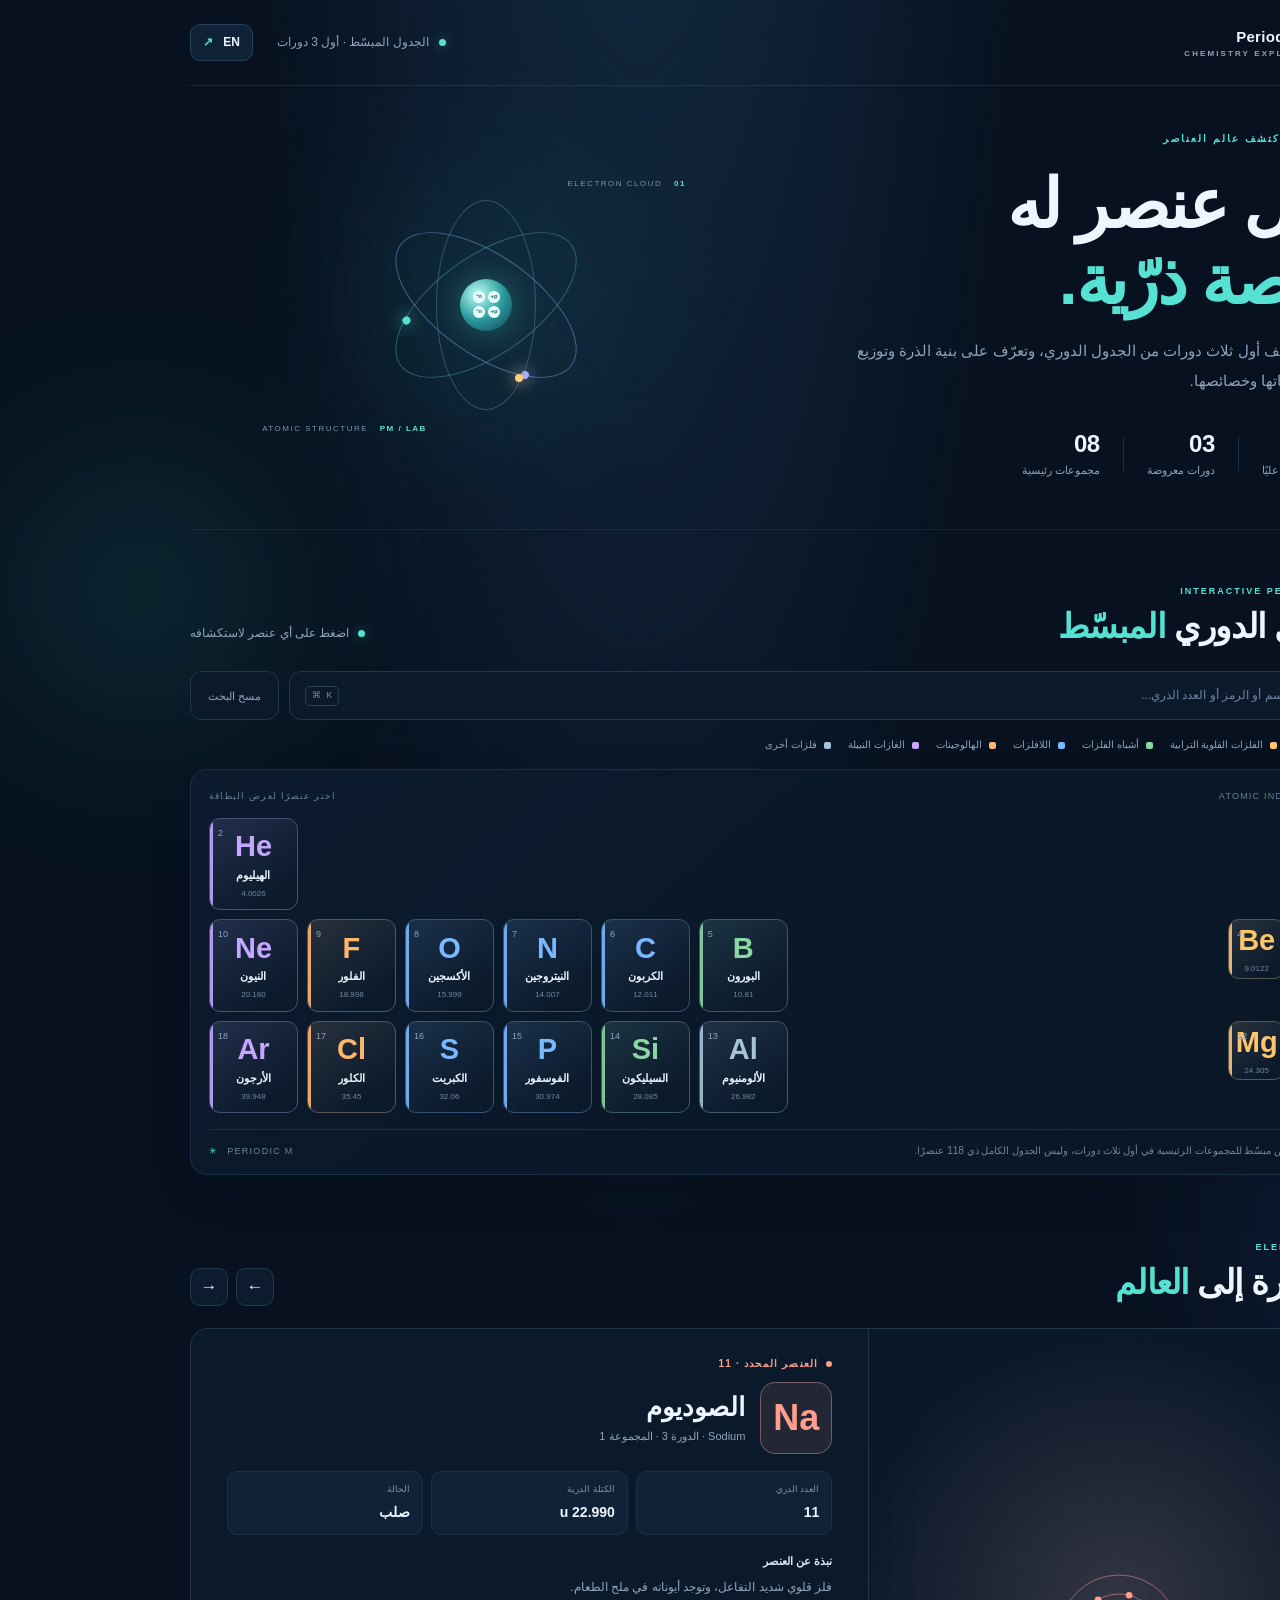
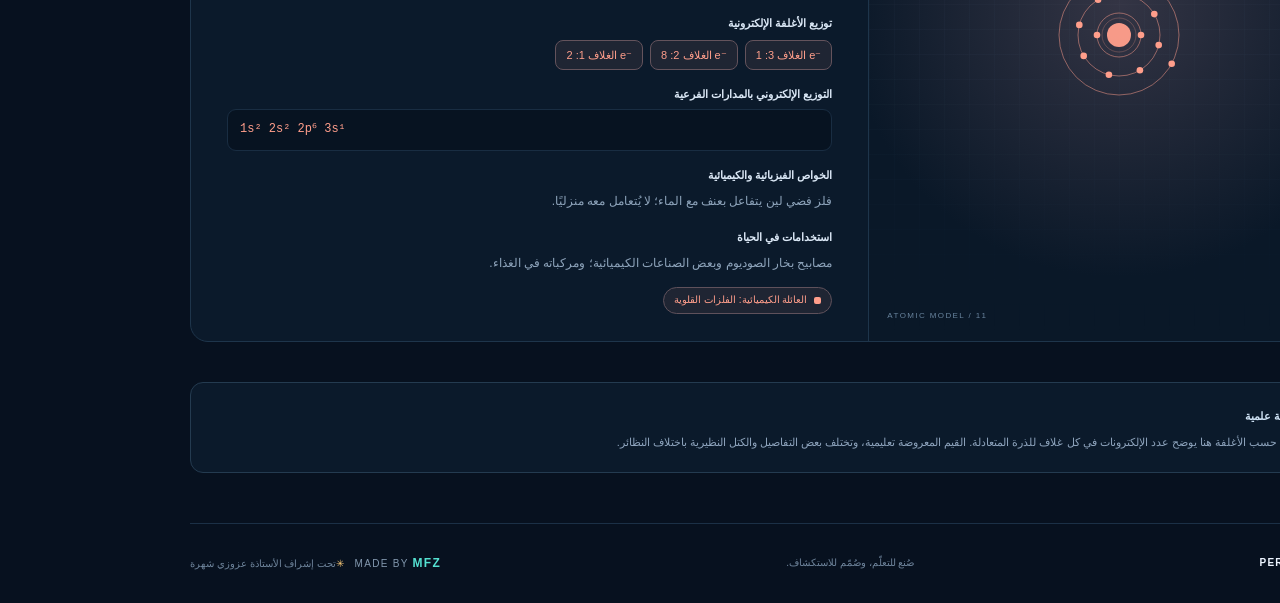
<file: index.html>
<!doctype html>
<html lang="ar" dir="rtl">
<head>
  <meta charset="utf-8">
  <meta name="viewport" content="width=device-width, initial-scale=1">
  <meta name="theme-color" content="#07111f">
  <meta name="description" content="Periodic M — جدول دوري مبسّط وتفاعلي، مع التوزيع الإلكتروني وخواص العناصر.">
  <title>Periodic M | الجدول الدوري التفاعلي</title>
  <link rel="icon" href="assets/favicon.svg" type="image/svg+xml">
  <link rel="stylesheet" href="styles.css">
</head>
<body>
  <div class="ambient ambient-a"></div><div class="ambient ambient-b"></div>
  <header class="topbar">
    <a class="brand" href="#" aria-label="Periodic M home">
      <span class="brand-mark">P<span>M</span></span>
      <span class="brand-name">Periodic <b>M</b><small>CHEMISTRY EXPLORER</small></span>
    </a>
    <div class="top-actions">
      <span class="live-dot"></span><span class="edition" data-i18n="edition">الجدول المبسّط · أول 3 دورات</span>
      <button id="langToggle" class="lang-toggle" type="button" aria-label="Switch language">EN <span>↗</span></button>
    </div>
  </header>

  <main>
    <section class="hero">
      <div class="hero-copy">
        <div class="eyebrow"><span class="eyebrow-line"></span><span data-i18n="eyebrow">اكتشف عالم العناصر</span></div>
        <h1 data-i18n-html="heroTitle">كل عنصر له<br><em>قصة ذرّية.</em></h1>
        <p class="hero-description" data-i18n="heroDesc">استكشف أول ثلاث دورات من الجدول الدوري، وتعرّف على بنية الذرة وتوزيع إلكتروناتها وخصائصها.</p>
        <div class="hero-stats">
          <div><strong>18</strong><span data-i18n="statElements">عنصرًا تفاعليًا</span></div>
          <i></i>
          <div><strong>03</strong><span data-i18n="statPeriods">دورات معروضة</span></div>
          <i></i>
          <div><strong>08</strong><span data-i18n="statGroups">مجموعات رئيسية</span></div>
        </div>
      </div>
      <div class="atom-art" aria-hidden="true">
        <div class="atom-glow"></div><div class="orbit orbit-one"><span class="electron e-one"></span></div>
        <div class="orbit orbit-two"><span class="electron e-two"></span></div><div class="orbit orbit-three"><span class="electron e-three"></span></div>
        <div class="nucleus"><span>p+</span><span>n°</span><span>p+</span><span>n°</span></div>
        <span class="atom-label label-top">ELECTRON CLOUD <b>01</b></span>
        <span class="atom-label label-bottom">ATOMIC STRUCTURE <b>PM / LAB</b></span>
      </div>
    </section>

    <section class="workspace">
      <div class="section-heading">
        <div><div class="section-kicker" data-i18n="exploreKicker">INTERACTIVE PERIODIC TABLE</div><h2 data-i18n-html="tableTitle">الجدول الدوري <span>المبسّط</span></h2></div>
        <div class="table-note"><span class="note-dot"></span><span data-i18n="tableNote">اضغط على أي عنصر لاستكشافه</span></div>
      </div>
      <div class="table-controls">
        <label class="searchbox"><span class="search-icon">⌕</span><input id="searchInput" type="search" placeholder="ابحث بالاسم أو الرمز أو العدد الذري..." autocomplete="off" data-i18n-placeholder="searchPlaceholder"><kbd>⌘ K</kbd></label>
        <button id="clearSearch" class="clear-search" type="button" data-i18n="clearSearch">مسح البحث</button>
      </div>
      <div class="legend" id="legend"></div>
      <div class="periodic-shell">
        <div class="table-topline"><span data-i18n="atomicIndex">01 — 18 / ATOMIC INDEX</span><span data-i18n="selectHint">اختر عنصرًا لعرض البطاقة</span></div>
        <div id="periodicTable" class="periodic-table" aria-label="Periodic table"></div>
        <div class="table-foot"><span><b>NOTE</b> <span data-i18n="tableFoot">هذا عرض مبسّط للمجموعات الرئيسية في أول ثلاث دورات، وليس الجدول الكامل ذي 118 عنصرًا.</span></span><span class="foot-grid">PERIODIC M <i>✳</i></span></div>
      </div>
    </section>

    <section class="detail-section" id="detailSection">
      <div class="section-heading detail-heading">
        <div><div class="section-kicker" data-i18n="profileKicker">ELEMENT PROFILE</div><h2 data-i18n-html="profileTitle">من الذرة إلى <span>العالم</span></h2></div>
        <div class="detail-arrows"><button id="prevElement" aria-label="Previous element">←</button><button id="nextElement" aria-label="Next element">→</button></div>
      </div>
      <article id="elementDetail" class="detail-card" aria-live="polite"></article>
    </section>

    <section class="bottom-note">
      <div class="note-symbol">i</div><div><strong data-i18n="scienceNoteTitle">ملاحظة علمية</strong><p data-i18n="scienceNote">التوزيع حسب الأغلفة هنا يوضح عدد الإلكترونات في كل غلاف للذرة المتعادلة. القيم المعروضة تعليمية، وتختلف بعض التفاصيل والكتل النظيرية باختلاف النظائر.</p></div>
    </section>
  </main>
  <footer class="footer"><a class="footer-brand" href="#"><span class="brand-mark small">P<span>M</span></span><span>PERIODIC M</span></a><span data-i18n="footerLine">صُنع للتعلّم، وصُمّم للاستكشاف.</span><div class="footer-credits"><span class="made-by">MADE BY <b>MFZ</b> <i>✳</i></span><span class="teacher-credit" data-i18n="teacherCredit">تحت إشراف الأستاذة عزوزي شهرة</span></div></footer>
  <script src="app.js"></script>
</body>
</html>
</file>
<file: styles.css>
:root{--bg:#07111f;--bg2:#0a1727;--panel:#0c1b2d;--panel2:#102238;--line:#1b3047;--text:#edf5ff;--muted:#8ea4bd;--soft:#b8c8da;--cyan:#55e2d2;--gold:#ffce79;--radius:20px;--font:Inter,"Segoe UI",Tahoma,Arial,sans-serif}
*{box-sizing:border-box}html{scroll-behavior:smooth;scroll-padding-top:24px}body{margin:0;background:radial-gradient(ellipse at 50% -20%,#142c45 0,transparent 45%),var(--bg);color:var(--text);font-family:var(--font);line-height:1.65;overflow-x:hidden}button,input{font:inherit}button{cursor:pointer}.ambient{position:absolute;pointer-events:none;filter:blur(100px);opacity:.13;border-radius:50%;z-index:-1}.ambient-a{width:280px;height:280px;background:#39d9cb;top:450px;left:-140px}.ambient-b{width:340px;height:340px;background:#5c7eff;top:1050px;right:-170px}
.topbar,main,.footer{width:min(1180px,calc(100% - 48px));margin-inline:auto}.topbar{height:86px;display:flex;align-items:center;justify-content:space-between;border-bottom:1px solid rgba(142,164,189,.14)}.brand,.footer-brand{display:flex;align-items:center;gap:12px;text-decoration:none;color:var(--text)}.brand-mark{width:43px;height:43px;border:1px solid #31546a;border-radius:13px;display:grid;place-items:center;position:relative;font-weight:900;font-size:18px;color:var(--cyan);letter-spacing:-2px;background:linear-gradient(145deg,#153247,#0b1b2a)}.brand-mark span{color:#fff}.brand-name{font-weight:700;letter-spacing:.3px;font-size:15px}.brand-name b{color:var(--cyan)}.brand-name small{display:block;font-size:8px;letter-spacing:2.1px;color:var(--muted);font-weight:600;margin-top:-2px;direction:ltr}.top-actions{display:flex;align-items:center;gap:10px;color:var(--muted);font-size:12px}.live-dot,.note-dot{width:7px;height:7px;border-radius:50%;background:var(--cyan);box-shadow:0 0 13px #55e2d277}.lang-toggle{background:#102238;border:1px solid #254158;border-radius:10px;color:var(--text);padding:8px 12px;font-size:12px;font-weight:800;margin-inline-start:14px}.lang-toggle span{color:var(--cyan);margin-inline-start:7px}
.hero{min-height:420px;display:grid;grid-template-columns:1.05fr .95fr;align-items:center;gap:36px;padding:45px 4% 50px;border-bottom:1px solid rgba(142,164,189,.12)}.eyebrow,.section-kicker{color:var(--cyan);font-size:10px;letter-spacing:2px;font-weight:800;display:flex;align-items:center;gap:10px}.eyebrow-line{width:28px;height:1px;background:var(--cyan)}h1{font-size:clamp(42px,5.5vw,68px);line-height:1.12;letter-spacing:-2.2px;margin:18px 0 18px;font-weight:800}h1 em{font-style:normal;color:var(--cyan)}.hero-description{color:var(--muted);font-size:15px;max-width:480px;line-height:2;margin:0}.hero-stats{display:flex;align-items:center;gap:23px;margin-top:34px}.hero-stats div{display:flex;flex-direction:column;gap:2px}.hero-stats strong{font-size:24px;line-height:1.2;letter-spacing:-.5px}.hero-stats span{font-size:11px;color:var(--muted)}.hero-stats i{height:34px;width:1px;background:var(--line)}
.atom-art{height:310px;position:relative;display:grid;place-items:center;isolation:isolate}.atom-glow{position:absolute;width:230px;height:230px;border-radius:50%;background:#2fe4d4;filter:blur(85px);opacity:.11}.orbit{position:absolute;border:1px solid #3b8490a6;border-radius:50%;width:210px;height:100px;transform:rotate(-35deg)}.orbit-two{width:210px;height:100px;transform:rotate(35deg);border-color:#6d8dce9c}.orbit-three{width:210px;height:100px;transform:rotate(90deg);border-color:#4b7c9d8c}.electron{position:absolute;width:8px;height:8px;border-radius:50%;background:var(--cyan);box-shadow:0 0 16px #55e2d2}.e-one{top:12px;left:26px}.e-two{right:28px;bottom:10px;background:#a7aaff;box-shadow:0 0 16px #a7aaff}.e-three{top:12px;right:27px;background:var(--gold);box-shadow:0 0 16px var(--gold)}.nucleus{width:52px;height:52px;border-radius:50%;background:radial-gradient(circle at 35% 30%,#c1fff6,#2c9c9e 50%,#143a55);box-shadow:0 0 35px #55e2d255;display:flex;align-content:center;justify-content:center;align-items:center;flex-wrap:wrap;gap:3px;padding:8px;z-index:2}.nucleus span{width:12px;height:12px;border-radius:50%;display:grid;place-items:center;background:#e7fcff;color:#245b6a;font-size:6px;font-weight:900}.atom-label{position:absolute;font-size:8px;letter-spacing:1.5px;color:#7896ae;direction:ltr}.atom-label b{color:var(--cyan);margin-inline-start:8px}.label-top{top:27px;right:10%}.label-bottom{bottom:25px;left:5%}
.workspace,.detail-section{padding:54px 0 0}.section-heading{display:flex;justify-content:space-between;align-items:end;gap:20px;margin-bottom:22px}.section-kicker{font-size:9px;margin-bottom:5px}h2{font-size:clamp(25px,3vw,34px);letter-spacing:-.7px;margin:0;line-height:1.35}h2 span{color:var(--cyan)}.table-note{font-size:12px;color:var(--muted);display:flex;align-items:center;gap:9px;padding-bottom:6px}.table-controls{display:flex;gap:10px;margin-bottom:17px}.searchbox{height:49px;display:flex;align-items:center;gap:11px;padding:0 15px;border:1px solid #20374f;background:#0b1a2b;border-radius:12px;flex:1;min-width:0}.search-icon{font-size:25px;line-height:1;color:var(--cyan);transform:rotate(-20deg)}.searchbox input{background:transparent;border:0;outline:0;color:var(--text);width:100%;min-width:0;font-size:12px}.searchbox input::placeholder{color:#6e849e}.searchbox kbd{white-space:nowrap;border:1px solid #294057;color:#738aa2;border-radius:5px;padding:2px 6px;font-size:9px;direction:ltr}.clear-search{border:1px solid #20374f;background:#0b1a2b;border-radius:12px;color:var(--muted);padding:0 17px;font-size:11px}.clear-search:hover,.lang-toggle:hover{border-color:var(--cyan);color:var(--cyan)}
.legend{display:flex;flex-wrap:wrap;gap:8px 17px;margin-bottom:15px}.legend-item{display:flex;align-items:center;gap:7px;color:var(--muted);font-size:10px}.legend-swatch{width:7px;height:7px;border-radius:2px}.periodic-shell{background:linear-gradient(140deg,#0b1b2d,#091625);border:1px solid #1b3046;border-radius:17px;padding:19px 18px 14px;box-shadow:0 18px 50px #00000012}.table-topline{display:flex;justify-content:space-between;gap:12px;color:#68839d;font-size:9px;letter-spacing:1.2px;margin-bottom:14px}.periodic-table{display:grid;grid-template-columns:repeat(8,minmax(0,1fr));gap:9px}.element-tile{--el-color:#55e2d2;min-width:0;aspect-ratio:1/1.04;position:relative;display:flex;flex-direction:column;align-items:center;justify-content:center;gap:2px;border:1px solid color-mix(in srgb,var(--el-color) 27%,#1b3046);background:linear-gradient(145deg,color-mix(in srgb,var(--el-color) 10%,#102238),#0b1a2b 80%);border-radius:11px;color:var(--text);transition:transform .18s,border-color .18s,background .18s;overflow:hidden;padding:6px 2px}.element-tile:before{content:"";position:absolute;inset:0 auto 0 0;width:3px;background:var(--el-color);opacity:.9}.element-tile:hover,.element-tile.active{transform:translateY(-3px);border-color:var(--el-color);box-shadow:0 7px 22px color-mix(in srgb,var(--el-color) 10%,transparent)}.element-tile.active{background:linear-gradient(145deg,color-mix(in srgb,var(--el-color) 22%,#102238),#0b1a2b 85%)}.tile-number{position:absolute;top:7px;left:8px;color:#8ea4bd;font-size:9px;direction:ltr}.tile-symbol{font-size:clamp(19px,2.5vw,29px);line-height:1.25;font-weight:800;color:var(--el-color);direction:ltr}.tile-name{font-size:clamp(8px,.85vw,11px);font-weight:600;max-width:100%;overflow:hidden;text-overflow:ellipsis;white-space:nowrap}.tile-mass{font-size:8px;color:#6f879e;direction:ltr}.empty-state{grid-column:1/-1;text-align:center;padding:50px 10px;color:var(--muted)}.table-foot{display:flex;align-items:center;justify-content:space-between;gap:15px;margin-top:16px;padding-top:13px;border-top:1px solid #1b3046;color:#70869e;font-size:10px}.table-foot>span:first-child{display:flex;gap:8px;align-items:flex-start}.table-foot b{color:var(--gold);font-size:9px;letter-spacing:1px}.foot-grid{white-space:nowrap;letter-spacing:1.3px;font-size:9px}.foot-grid i{color:var(--cyan);font-style:normal;margin-inline-start:5px}
.detail-section{padding-top:65px}.detail-arrows{display:flex;gap:8px}.detail-arrows button{width:38px;height:38px;border-radius:10px;border:1px solid #223b52;background:#0c1b2d;color:var(--text);font-size:17px}.detail-arrows button:hover{border-color:var(--cyan);color:var(--cyan)}.detail-card{display:grid;grid-template-columns:.85fr 1.15fr;border:1px solid #1e354b;border-radius:18px;overflow:hidden;background:#0b1a2b;min-height:340px}.detail-visual{position:relative;min-height:300px;background:radial-gradient(circle at 50% 45%,color-mix(in srgb,var(--el-color) 15%,#102238),#0a1828 65%);display:flex;align-items:center;justify-content:center;border-inline-end:1px solid #1e354b;overflow:hidden}.detail-visual:after{content:"";position:absolute;inset:0;background-image:linear-gradient(#6e94b20a 1px,transparent 1px),linear-gradient(90deg,#6e94b20a 1px,transparent 1px);background-size:25px 25px;mask-image:linear-gradient(transparent,#000,transparent)}.detail-atom{width:210px;height:210px;position:relative;z-index:1;display:grid;place-items:center}.detail-orbit{position:absolute;width:190px;height:75px;border:1px solid color-mix(in srgb,var(--el-color) 70%,transparent);border-radius:50%;transform:rotate(0deg)}.detail-orbit:nth-child(2){transform:rotate(60deg)}.detail-orbit:nth-child(3){transform:rotate(120deg)}.detail-core{width:29px;height:29px;background:var(--el-color);border-radius:50%;box-shadow:0 0 30px color-mix(in srgb,var(--el-color) 65%,transparent);z-index:2}.detail-electron{position:absolute;width:7px;height:7px;background:var(--el-color);border-radius:50%;box-shadow:0 0 12px var(--el-color)}.detail-orbit:nth-child(2) .detail-electron{top:9px;left:27px}.detail-orbit:nth-child(3) .detail-electron{right:28px;bottom:8px}.visual-caption{position:absolute;bottom:18px;left:18px;right:18px;display:flex;justify-content:space-between;color:#68839d;font-size:8px;letter-spacing:1.4px;z-index:2;direction:ltr}.detail-content{padding:27px clamp(18px,3vw,36px);min-width:0}.detail-overline{display:flex;align-items:center;gap:8px;color:var(--el-color);font-size:10px;letter-spacing:1.2px;font-weight:800}.detail-overline .dot{width:6px;height:6px;border-radius:50%;background:var(--el-color)}.detail-title-row{display:flex;align-items:center;gap:15px;margin:10px 0 14px}.big-symbol{width:72px;height:72px;flex-shrink:0;display:grid;place-items:center;border-radius:15px;border:1px solid color-mix(in srgb,var(--el-color) 40%,#1b3046);background:color-mix(in srgb,var(--el-color) 10%,#0b1a2b);font-size:36px;font-weight:800;color:var(--el-color);direction:ltr}.detail-title{font-size:26px;line-height:1.3;margin:0}.detail-subtitle{color:var(--muted);font-size:11px;margin-top:3px}.metric-grid{display:grid;grid-template-columns:repeat(3,minmax(0,1fr));gap:8px;margin:17px 0}.metric{background:#102238;border:1px solid #1b3046;border-radius:10px;padding:10px 12px;min-width:0}.metric span{display:block;color:#7e94ad;font-size:9px;margin-bottom:4px}.metric strong{font-size:14px;display:block;overflow-wrap:anywhere}.detail-block{margin-top:15px}.detail-block h3{font-size:11px;margin:0 0 6px;color:#dbe8f6}.detail-block p{font-size:12px;line-height:1.9;color:#8fa5bc;margin:0}.shells{display:flex;gap:7px;flex-wrap:wrap;direction:ltr;justify-content:flex-end;margin-top:8px}.shell-pill{border:1px solid color-mix(in srgb,var(--el-color) 32%,#1b3046);background:color-mix(in srgb,var(--el-color) 8%,#0b1a2b);color:var(--el-color);border-radius:8px;padding:5px 10px;font-size:11px;direction:ltr}.detail-config{font-family:ui-monospace,Consolas,monospace;direction:ltr;text-align:left;color:var(--el-color);font-size:12px;overflow-wrap:anywhere;background:#071321;padding:10px 12px;border-radius:9px;border:1px solid #192d42}.detail-tag{display:inline-flex;align-items:center;gap:7px;border:1px solid color-mix(in srgb,var(--el-color) 30%,#1b3046);color:var(--el-color);background:color-mix(in srgb,var(--el-color) 8%,#0b1a2b);border-radius:20px;padding:4px 10px;font-size:10px;margin-top:12px}.bottom-note{display:flex;gap:14px;align-items:flex-start;margin:40px 0 50px;padding:19px 21px;border:1px solid #243b50;background:#0b1a2b;border-radius:13px}.note-symbol{width:25px;height:25px;border:1px solid #5b9da0;border-radius:50%;display:grid;place-items:center;color:var(--cyan);font-family:Georgia,serif;font-style:italic;flex-shrink:0}.bottom-note strong{font-size:11px;color:#cfe2f4}.bottom-note p{margin:4px 0 0;font-size:11px;color:var(--muted);line-height:1.9}.footer{border-top:1px solid #1b3046;min-height:80px;display:flex;align-items:center;justify-content:space-between;gap:15px;color:#6e849b;font-size:10px}.footer-brand{font-size:10px;letter-spacing:1.2px;font-weight:800}.brand-mark.small{width:27px;height:27px;border-radius:8px;font-size:12px}.made-by{letter-spacing:1.3px;color:#8298ae}.made-by b{color:var(--cyan);font-size:12px}.made-by i{color:var(--gold);font-style:normal;margin-inline-start:5px}
[dir="ltr"] .eyebrow,[dir="ltr"] .section-kicker{letter-spacing:1.7px}[dir="ltr"] .tile-number{left:auto;right:8px}[dir="ltr"] .table-foot>span:first-child{direction:ltr}[dir="ltr"] .detail-visual{border-inline-end:1px solid #1e354b}[dir="ltr"] .detail-config{text-align:left}[dir="ltr"] .shells{justify-content:flex-start}
@media(max-width:760px){.topbar,main,.footer{width:min(100% - 30px,620px)}.topbar{height:72px}.edition{display:none}.hero{grid-template-columns:1fr;gap:0;padding:40px 3% 25px;min-height:0}.hero-copy{position:relative;z-index:1}.hero h1{font-size:clamp(43px,10vw,62px)}.hero-description{font-size:13px}.hero-stats{margin-top:25px;gap:18px}.hero-stats strong{font-size:21px}.atom-art{height:235px;margin-top:4px}.orbit{width:185px;height:88px}.section-heading{align-items:flex-start;flex-direction:column;gap:12px}.table-note{padding-bottom:0}.table-controls{gap:7px}.searchbox{padding:0 10px}.searchbox kbd{display:none}.clear-search{padding:0 10px}.periodic-shell{padding:12px 9px}.periodic-table{gap:5px}.element-tile{border-radius:8px;aspect-ratio:1/.96;padding:4px 1px}.tile-number{top:4px;left:5px;font-size:8px}.tile-symbol{font-size:clamp(16px,5vw,24px)}.tile-name{font-size:clamp(7px,2.1vw,10px)}.tile-mass{font-size:7px}.legend{gap:7px 11px}.legend-item{font-size:9px}.table-topline{font-size:8px}.table-foot{font-size:9px;align-items:flex-start}.foot-grid{display:none}.detail-card{grid-template-columns:1fr}.detail-visual{min-height:230px;border-inline-end:0;border-bottom:1px solid #1e354b}.detail-atom{transform:scale(.82)}.detail-content{padding:21px 17px}.detail-title{font-size:23px}.metric-grid{gap:6px}.metric{padding:9px 8px}.metric strong{font-size:12px}.footer{flex-wrap:wrap;padding:17px 0;justify-content:space-between}.footer>span:nth-child(2){order:3;width:100%;text-align:center}}
@media(max-width:390px){.topbar,main,.footer{width:calc(100% - 22px)}.brand-name{font-size:13px}.brand-mark{width:37px;height:37px}.periodic-table{gap:4px}.periodic-shell{padding:9px 6px}.tile-name{letter-spacing:-.2px}.hero-stats{gap:12px}.hero-stats span{font-size:9px}.metric-grid{grid-template-columns:repeat(3,minmax(0,1fr))}.detail-title-row{gap:10px}.big-symbol{width:62px;height:62px;font-size:30px}}
@media(prefers-reduced-motion:reduce){*,*::before,*::after{scroll-behavior:auto!important;transition:none!important}}
</file>
